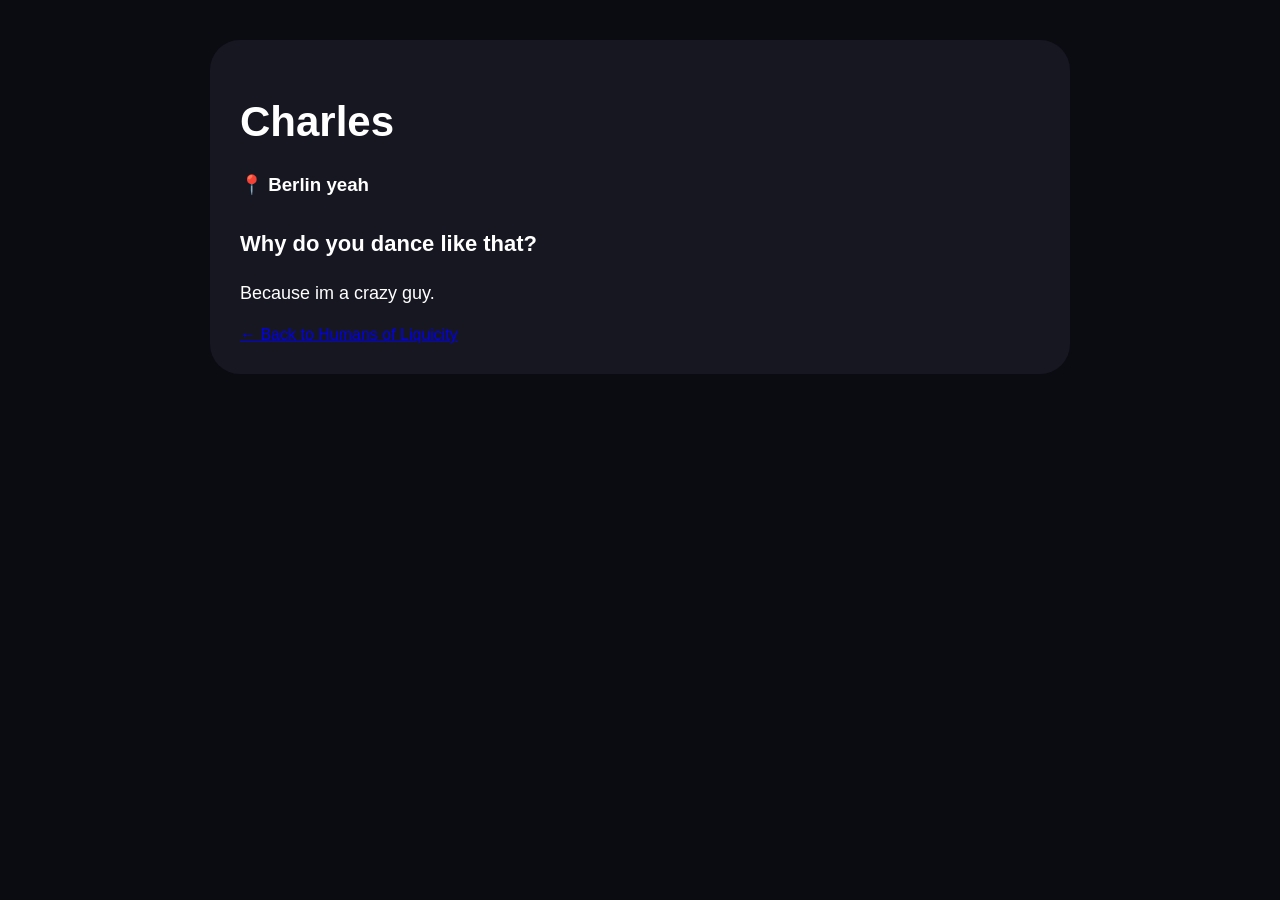
<file: people/charles/index.html>
<!DOCTYPE html>
<html>
<head>
<title>Charles - Humans of Liquicity</title>
<link rel='stylesheet' href='../../assets/style.css'>
<meta name='viewport' content='width=device-width, initial-scale=1'>
</head>
<body>
<div class='profile'>
<h1>Charles</h1>
<h3>📍 Berlin yeah</h3>
<div class='answer'><h3>Why do you dance like that?</h3><p>Because im a crazy guy.</p></div>
<a href='../../'>← Back to Humans of Liquicity</a>
</div>
</body>
</html>
</file>
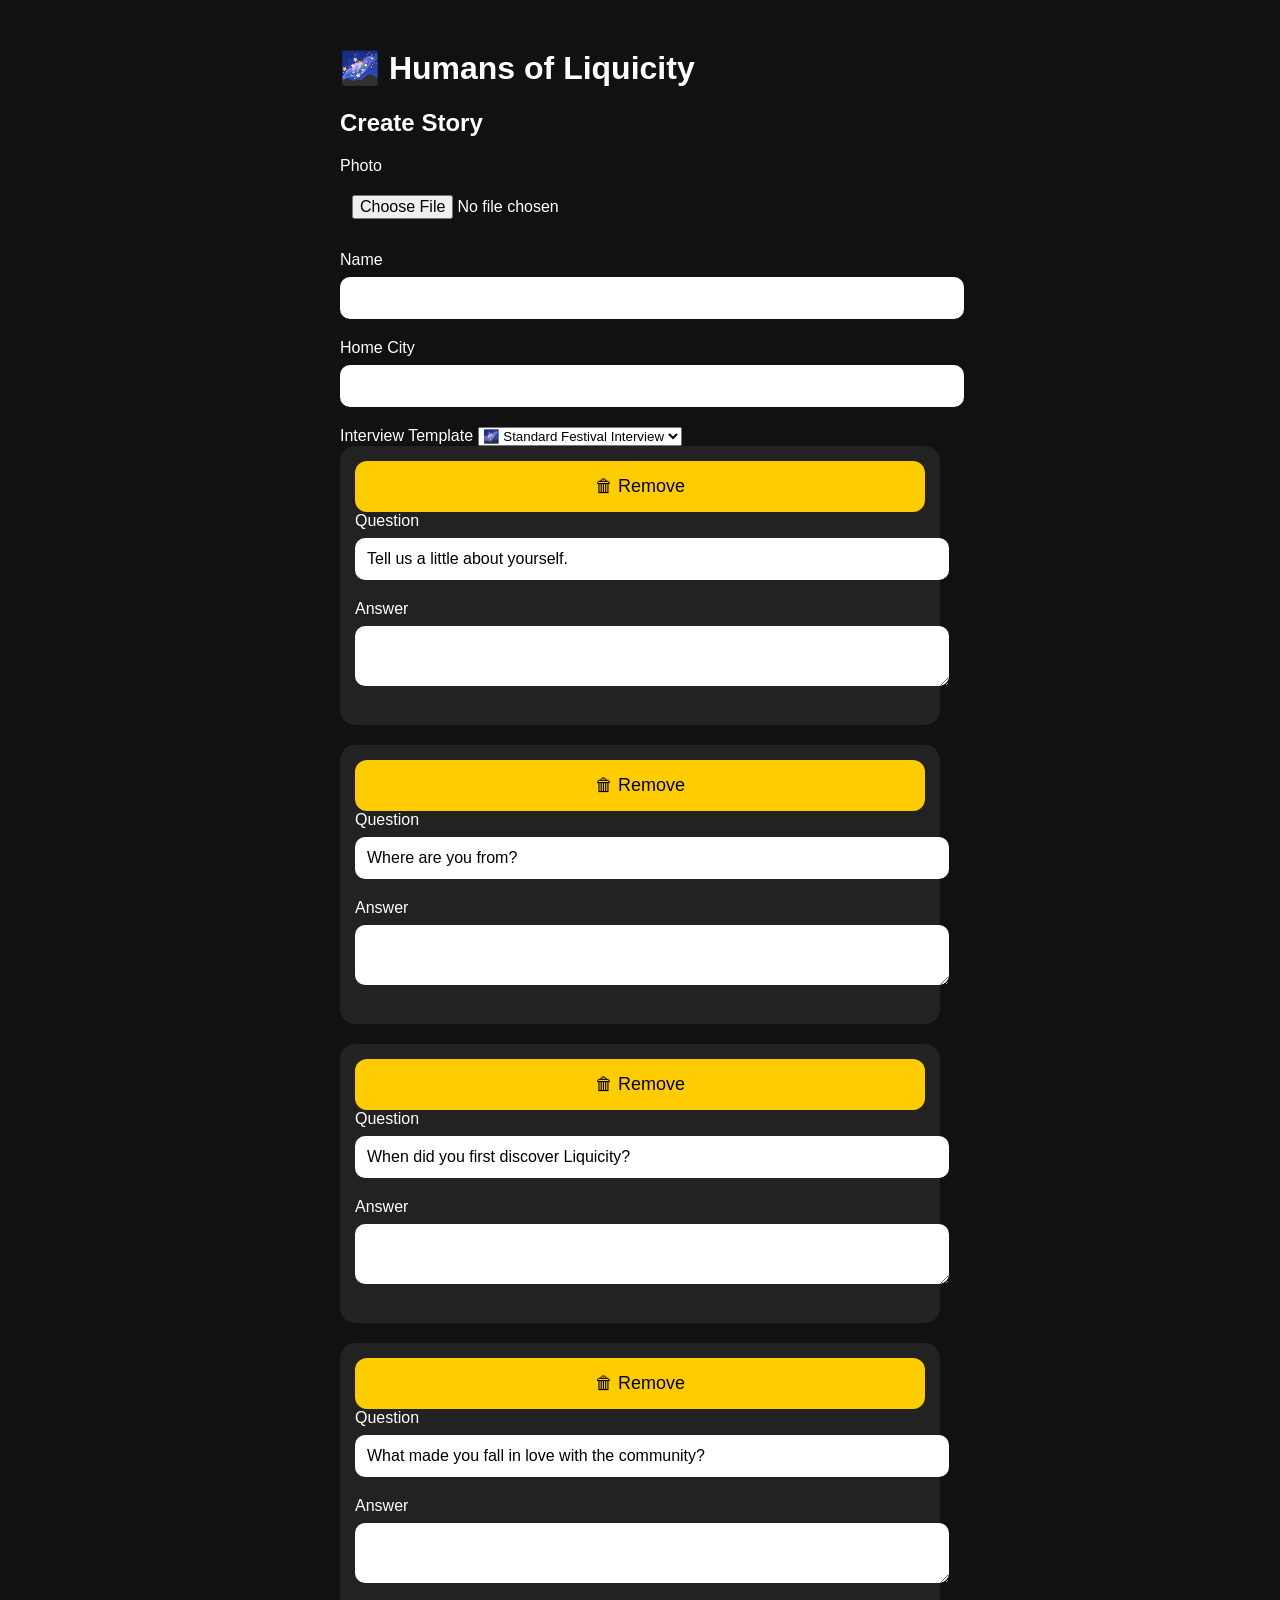
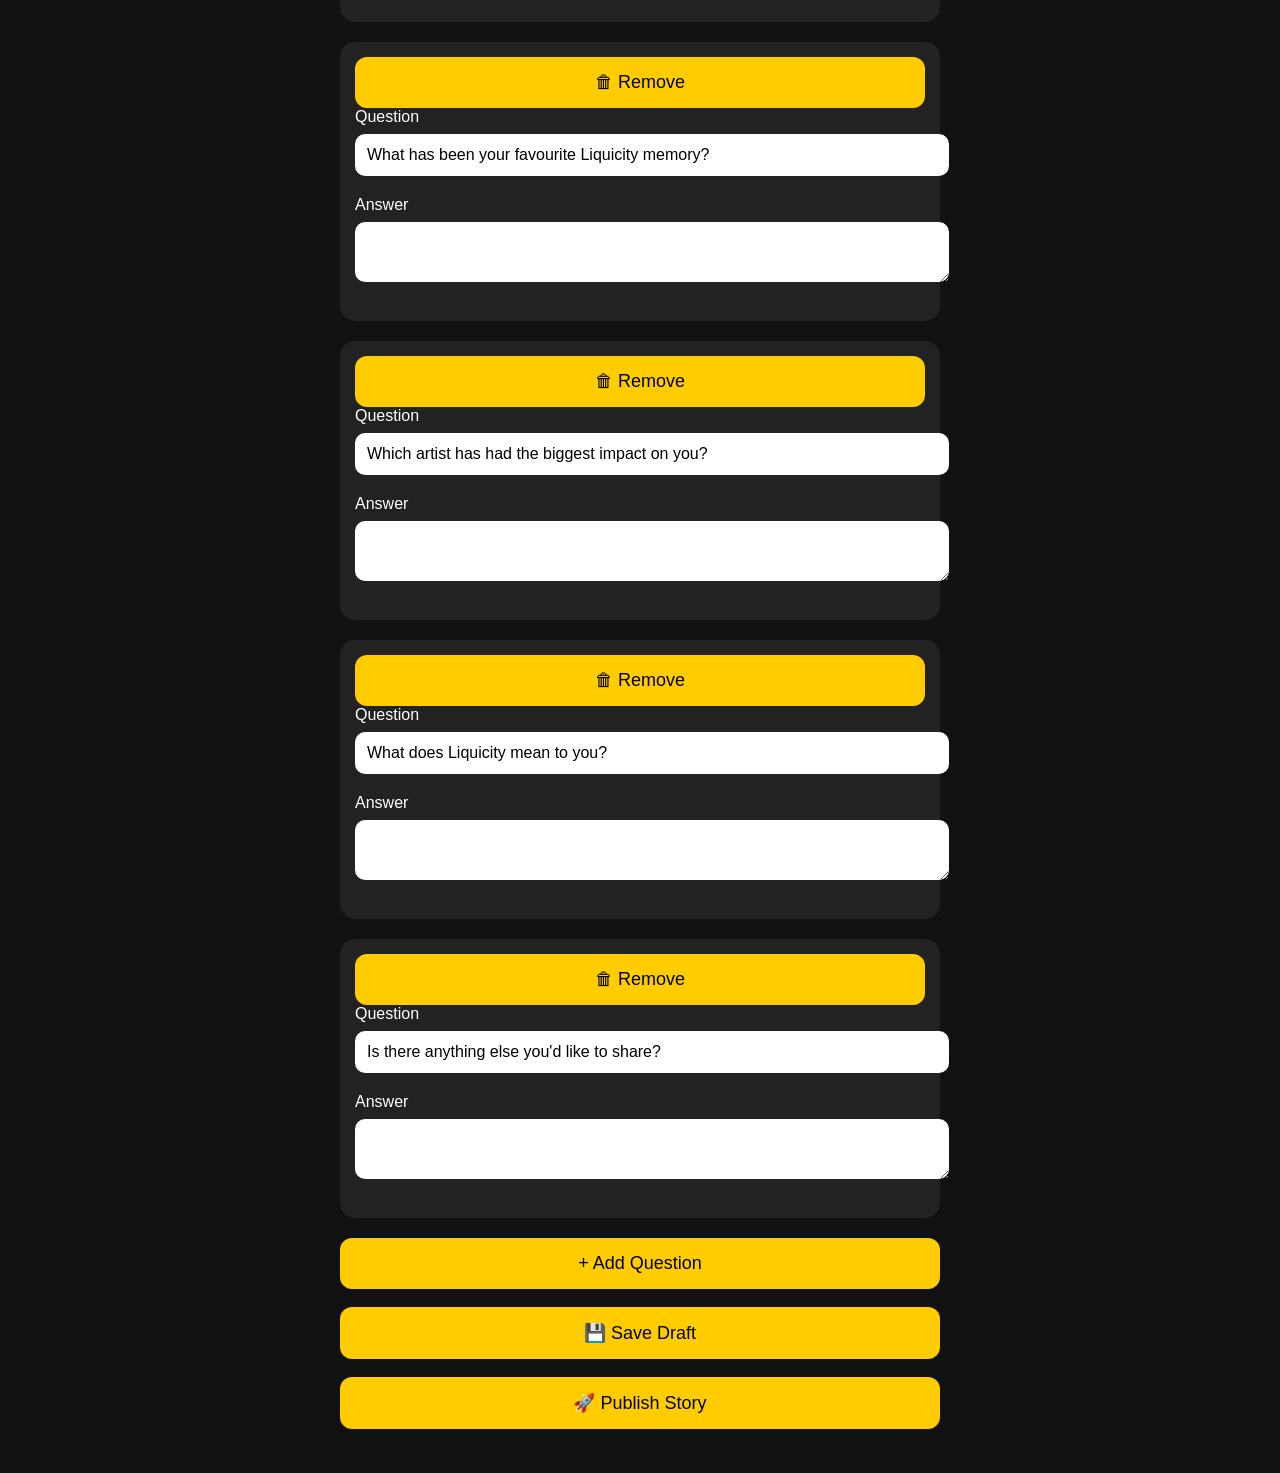
<file: create.html>
<!DOCTYPE html>
<html>

<head>

<title>Create Humans of Liquicity Story</title>

<meta name="viewport" content="width=device-width, initial-scale=1">

<style>

body {
    font-family: Arial, sans-serif;
    background:#111;
    color:white;
    padding:20px;
}

.container {
    max-width:600px;
    margin:auto;
}

input, textarea {
    width:100%;
    padding:12px;
    margin:8px 0 20px 0;
    border-radius:10px;
    border:0;
    font-size:16px;
}

button {

    width:100%;
    padding:15px;
    border-radius:12px;
    border:0;
    font-size:18px;
    background:#ffcc00;
    cursor:pointer;

}


.question {

    background:#222;
    padding:15px;
    border-radius:15px;
    margin-bottom:20px;

}


img {

    width:100%;
    border-radius:20px;
    margin-bottom:20px;

}

</style>

</head>


<body>


<div class="container">


<h1>🌌 Humans of Liquicity</h1>

<h2>Create Story</h2>


<label>Photo</label>

<input
type="file"
id="photo"
accept="image/*,.jpg,.jpeg,.png,.heic">


<img id="preview" style="display:none;">



<label>Name</label>

<input id="name">



<label>Home City</label>

<input id="city">

<label>Interview Template</label>

<select id="template" onchange="loadTemplate()">

<option value="standard">
🌌 Standard Festival Interview
</option>

<option value="artist">
🎤 Artist Interview
</option>

<option value="crew">
🤝 Crew Interview
</option>

<option value="volunteer">
🙌 Volunteer Interview
</option>

<option value="blank">
⬜ Blank Interview
</option>

</select>

<div id="questions"></div>

<button onclick="addQuestion()">
+ Add Question
</button>

<br><br>

<button onclick="saveDraft()">
💾 Save Draft
</button>

<br><br>

<button onclick="publish()">
🚀 Publish Story
</button>


<div id="status"></div>


</div>


<script>

    const CLOUD_NAME = "fpktjto6";

const UPLOAD_PRESET = "humans";

const CLOUD_FOLDER = "humans-of-liquicity";


const templates = {

standard: [
"Tell us a little about yourself.",
"Where are you from?",
"When did you first discover Liquicity?",
"What made you fall in love with the community?",
"What has been your favourite Liquicity memory?",
"Which artist has had the biggest impact on you?",
"What does Liquicity mean to you?",
"Is there anything else you'd like to share?"
],


artist: [
"Tell us about yourself.",
"How did your musical journey begin?",
"When did you first become involved with Liquicity?",
"What does playing Liquicity mean to you?",
"Which track are you most proud of?",
"What inspires your music?",
"What would you like to say to the Liquicity community?"
],


crew: [
"Tell us about yourself.",
"What is your role within Liquicity?",
"How long have you been part of the team?",
"What happens behind the scenes that people don't see?",
"What has been your favourite moment working with Liquicity?",
"What makes the community special?"
],


volunteer: [
"Tell us about yourself.",
"How did you get involved with Liquicity?",
"What is your favourite part of volunteering?",
"What is your favourite festival memory?",
"Why do you keep coming back?"
],


blank: []

};



function loadTemplate(){

const selected =
document.getElementById("template").value;


const questions =
document.getElementById("questions");


questions.innerHTML="";


templates[selected].forEach(q=>{

addQuestion(q);

});

}





function addQuestion(questionText=""){

let div=document.createElement("div");

div.className="question";


div.innerHTML=`

<button
type="button"
class="remove-question"
onclick="removeQuestion(this)">
🗑 Remove
</button>

<label>Question</label>

<input class="q" value="${questionText}">

<label>Answer</label>

<textarea class="a"></textarea>

`;


document
.getElementById("questions")
.appendChild(div);

updateRemoveButtons();

}



function removeQuestion(button){

button.parentElement.remove();

updateRemoveButtons();

}



function updateRemoveButtons(){

const buttons =
document.querySelectorAll(".remove-question");

buttons.forEach(btn=>btn.style.display="inline-block");

if(buttons.length===1){

buttons[0].style.display="none";

}

}

window.onload=function(){

loadTemplate();

restoreDraft();

};

// --------------------------
// Photo preview
// --------------------------

document
.getElementById("photo")
.addEventListener(
"change",
function(e){

const file=e.target.files[0];

if(file){

const reader=new FileReader();

reader.onload=function(){

const img =
document.getElementById("preview");

img.src=reader.result;

img.style.display="block";

}

reader.readAsDataURL(file);

}

});




// --------------------------
// Cloudinary upload
// --------------------------

async function uploadImage(){


const file =
document
.getElementById("photo")
.files[0];


if(!file){

return "";

}



document
.getElementById("status")
.innerHTML =
"Uploading photo... ☁️";



const formData =
new FormData();


formData.append(
"file",
file
);


formData.append(
"upload_preset",
UPLOAD_PRESET
);


formData.append(
"folder",
CLOUD_FOLDER
);



const response =
await fetch(

"https://api.cloudinary.com/v1_1/"
+
CLOUD_NAME
+
"/image/upload",

{

method:"POST",

body:formData

}

);



const data =
await response.json();



if(!data.secure_url){

throw new Error(
"Cloudinary upload failed"
);

}


return data.secure_url;


}






// --------------------------
// Save draft
// --------------------------

function saveDraft(){


const draft = {


name:
document.getElementById("name").value,


city:
document.getElementById("city").value,


template:
document.getElementById("template").value,


questions:
[...document.querySelectorAll(".question")]
.map(q=>({

question:
q.querySelector(".q").value,


answer:
q.querySelector(".a").value

}))


};



localStorage.setItem(
"liquicity_draft",
JSON.stringify(draft)
);


document
.getElementById("status")
.innerHTML =
"Draft saved 💾";


}






// --------------------------
// Restore draft
// --------------------------

function restoreDraft(){


const saved =
localStorage.getItem(
"liquicity_draft"
);


if(!saved){

return;

}


const draft =
JSON.parse(saved);



document
.getElementById("name")
.value =
draft.name || "";



document
.getElementById("city")
.value =
draft.city || "";



document
.getElementById("template")
.value =
draft.template || "standard";



loadTemplate();



const boxes =
document.querySelectorAll(".question");



draft.questions.forEach((q,i)=>{


if(boxes[i]){

boxes[i]
.querySelector(".a")
.value =
q.answer;

}

});


}

// --------------------------
// Publish Story to GitHub
// --------------------------

async function publish(){


try {


const imageURL =
await uploadImage();



let githubToken =
localStorage.getItem(
"github_token"
);



if(!githubToken){


githubToken =
prompt(
"Enter GitHub token"
);


if(!githubToken){

return;

}


localStorage.setItem(
"github_token",
githubToken
);


}




const name =
document
.getElementById("name")
.value;


const city =
document
.getElementById("city")
.value;




let body =

`### Your Name

${name}

### Your Home City

${city}

`;





document
.querySelectorAll(".question")
.forEach(q=>{


const question =
q.querySelector(".q").value;


const answer =
q.querySelector(".a").value;



if(question.trim()){


body +=

`

### ${question}

${answer}

`;

}


});





body +=

`

### Upload Image Link

${imageURL}

`;





document
.getElementById("status")
.innerHTML =
"Publishing story... 🚀";






const response =
await fetch(

"https://api.github.com/repos/wc82/humans-of-liquicity/issues",

{

method:"POST",

headers:{

"Authorization":
"Bearer " + githubToken,

"Accept":
"application/vnd.github+json"

},


body:JSON.stringify({

title:name,

body:body,

labels:[

"human-story"

]

})


}

);





if(response.ok){


document
.getElementById("status")
.innerHTML =
"Story published successfully 🎉";


localStorage.removeItem(
"liquicity_draft"
);


}

else {


const error =
await response.text();


alert(
"GitHub error:\n"
+
error
);


}



}


catch(error){


alert(
"Error:\n"
+
error.message
);


}


}

</script>


</body>

</html>
</file>
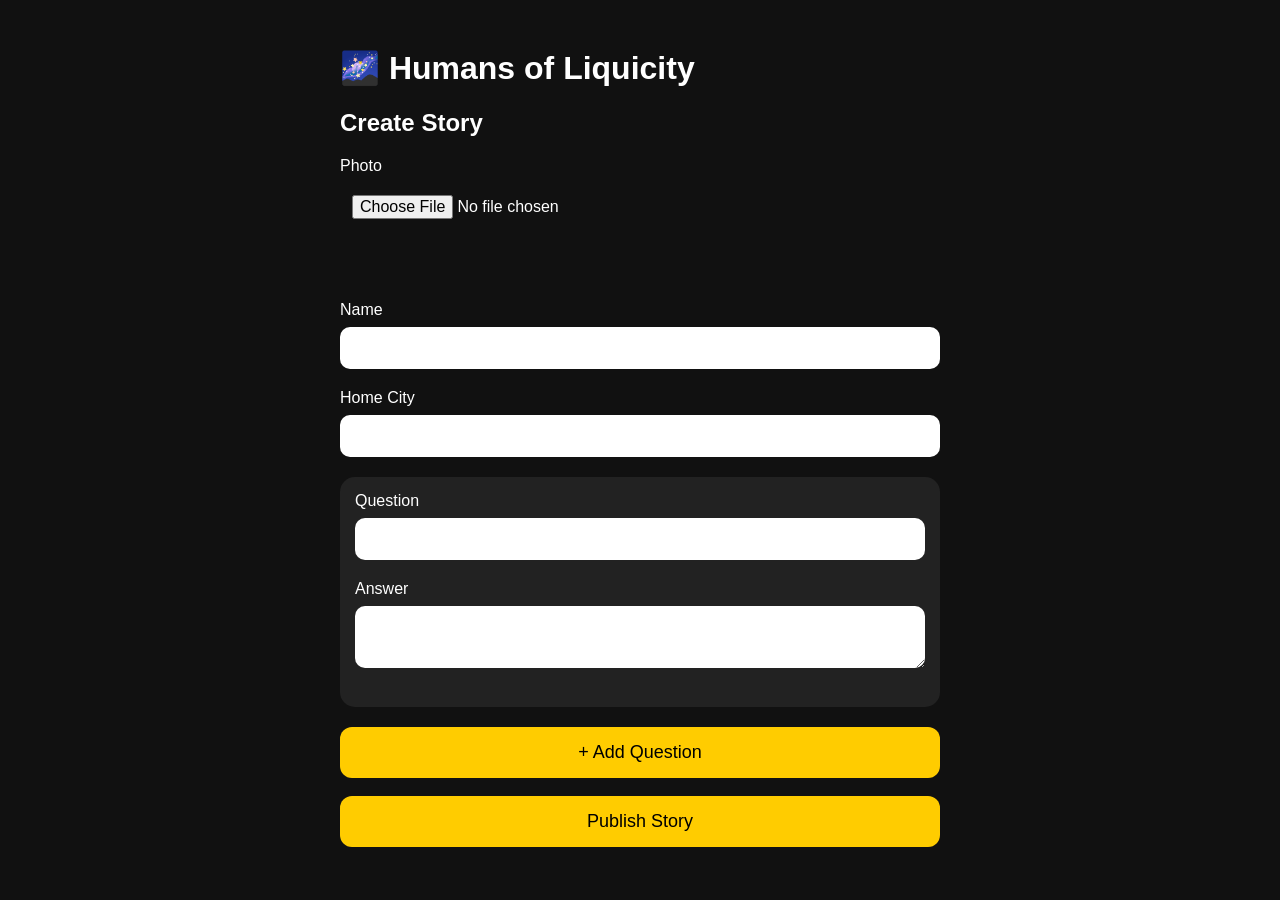
<file: admin/create.html>
<!DOCTYPE html>
<html>

<head>

<title>Create Humans of Liquicity Story</title>

<meta name="viewport" content="width=device-width, initial-scale=1">

<style>

body {
    font-family: Arial, sans-serif;
    background:#111;
    color:white;
    padding:20px;
}

.container {
    max-width:600px;
    margin:auto;
}

input, textarea {
    width:100%;
    padding:12px;
    margin:8px 0 20px;
    border-radius:10px;
    border:0;
    font-size:16px;
    box-sizing:border-box;
}

button {
    width:100%;
    padding:15px;
    border-radius:12px;
    border:0;
    font-size:18px;
    background:#ffcc00;
    cursor:pointer;
}

.question {
    background:#222;
    padding:15px;
    border-radius:15px;
    margin-bottom:20px;
}

img {
    width:100%;
    border-radius:20px;
    margin-bottom:20px;
}

#status {
    margin:15px 0;
    padding:10px;
}

</style>

</head>


<body>

<div class="container">


<h1>🌌 Humans of Liquicity</h1>

<h2>Create Story</h2>


<label>Photo</label>

<input 
type="file"
id="photo"
accept="image/*"
capture="environment">


<img id="preview" style="display:none;">


<div id="status"></div>



<label>Name</label>

<input id="name">



<label>Home City</label>

<input id="city">



<div id="questions">

<div class="question">

<label>Question</label>

<input class="q">


<label>Answer</label>

<textarea class="a"></textarea>

</div>

</div>



<button onclick="addQuestion()">
+ Add Question
</button>


<br><br>


<button onclick="publish()">
Publish Story
</button>


</div>



<script>


// Cloudinary settings

const CLOUD_NAME = "fpktjto6";

const UPLOAD_PRESET = "humans";

const CLOUD_FOLDER = "humans-of-liquicity";



let uploadedImage = "";




// Preview photo

document
.getElementById("photo")
.addEventListener(
"change",
function(e){

const file=e.target.files[0];

if(file){

const reader=new FileReader();

reader.onload=function(){

let img=document.getElementById("preview");

img.src=reader.result;

img.style.display="block";

}

reader.readAsDataURL(file);

}

});





function addQuestion(){

let div=document.createElement("div");

div.className="question";


div.innerHTML=`

<label>Question</label>

<input class="q">


<label>Answer</label>

<textarea class="a"></textarea>

`;


document
.getElementById("questions")
.appendChild(div);

}




async function uploadImage(){


const file =
document
.getElementById("photo")
.files[0];


if(!file){

return "";

}


document
.getElementById("status")
.innerHTML =
"Uploading photo... ☁️";



const formData =
new FormData();


formData.append(
"file",
file
);


formData.append(
"upload_preset",
UPLOAD_PRESET
);


formData.append(
"folder",
CLOUD_FOLDER
);



const response =
await fetch(

"https://api.cloudinary.com/v1_1/"
+
CLOUD_NAME
+
"/image/upload",

{

method:"POST",

body:formData

}

);



const data =
await response.json();



if(!data.secure_url){

throw new Error(
"Cloudinary upload failed"
);

}



uploadedImage =
data.secure_url;



return uploadedImage;


}





async function publish(){



try {



let imageURL =
await uploadImage();



const token =
localStorage.getItem(
"github_token"
);



let githubToken = token;



if(!githubToken){


githubToken =
prompt(
"Enter GitHub token"
);


if(!githubToken){

return;

}


localStorage.setItem(
"github_token",
githubToken
);


}




const name =
document
.getElementById("name")
.value;



const city =
document
.getElementById("city")
.value;



let body =

`### Your Name

${name}

### Your Home City

${city}

`;





document
.querySelectorAll(".question")
.forEach(q=>{


const question =
q.querySelector(".q")
.value;


const answer =
q.querySelector(".a")
.value;



if(question){


body +=

`

### ${question}

${answer}

`;

}


});





body +=

`

### Upload Image Link

${imageURL}

`;





document
.getElementById("status")
.innerHTML =
"Creating story... 🚀";




const response =
await fetch(

"https://api.github.com/repos/wc82/humans-of-liquicity/issues",

{

method:"POST",

headers:{

"Authorization":
"Bearer " + githubToken,

"Accept":
"application/vnd.github+json"

},


body:JSON.stringify({

title:name,

body:body,

labels:[

"human-story"

]

})

}

);





if(response.ok){


document
.getElementById("status")
.innerHTML =
"Story published successfully 🎉";


}


else {


const error =
await response.text();


alert(
"GitHub error:\n"
+
error
);


}



}


catch(error){


alert(
"Error:\n"
+
error.message
);


}



}



</script>


</body>

</html>
</file>
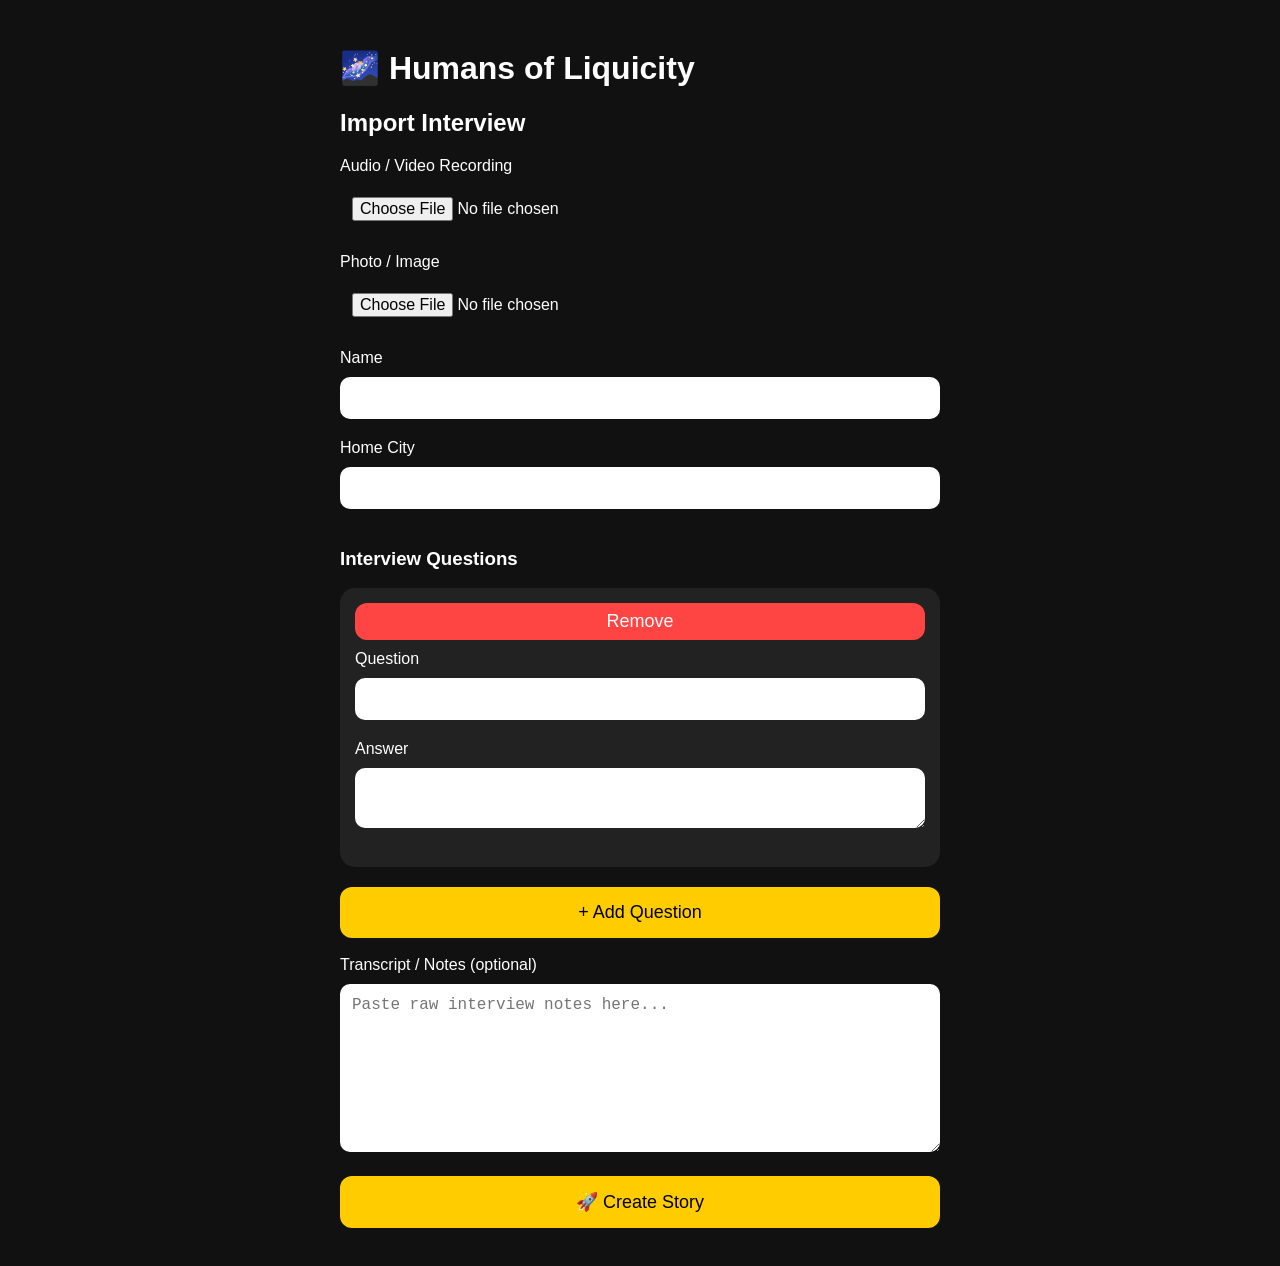
<file: admin/Import.html>
<!DOCTYPE html>
<html>

<head>

<title>Import Humans of Liquicity Interview</title>

<meta name="viewport" content="width=device-width, initial-scale=1">

<style>

body {
    font-family: Arial, sans-serif;
    background:#111;
    color:white;
    padding:20px;
}

.container {
    max-width:600px;
    margin:auto;
}

input, textarea {

    width:100%;
    padding:12px;
    margin:10px 0 20px;

    border-radius:10px;
    border:0;

    font-size:16px;

    box-sizing:border-box;

}

button {

    width:100%;
    padding:15px;

    background:#ffcc00;

    border:0;

    border-radius:12px;

    font-size:18px;

    cursor:pointer;

}

.question {

    background:#222;

    padding:15px;

    border-radius:15px;

    margin-bottom:20px;

}

.remove {

    background:#ff4444;

    color:white;

    padding:8px;

    margin-bottom:10px;

}


</style>

</head>


<body>


<div class="container">


<h1>🌌 Humans of Liquicity</h1>

<h2>Import Interview</h2>


<label>
Audio / Video Recording
</label>

<input
type="file"
accept="audio/*,video/*">



<label>
Photo / Image
</label>

<input
type="file"
accept="image/*">



<label>
Name
</label>

<input id="name">



<label>
Home City
</label>

<input id="city">



<h3>Interview Questions</h3>


<div id="questions"></div>


<button onclick="addQuestion()">

+ Add Question

</button>


<br><br>


<label>
Transcript / Notes (optional)
</label>

<textarea
id="notes"
rows="8"
placeholder="Paste raw interview notes here...">
</textarea>



<button onclick="publish()">

🚀 Create Story

</button>



<div id="status"></div>


</div>



<script>


function addQuestion(question="",answer=""){


const div =
document.createElement("div");


div.className="question";


div.innerHTML = `

<button class="remove" onclick="this.parentElement.remove()">
Remove
</button>


<label>
Question
</label>

<input class="q" value="${question}">


<label>
Answer
</label>

<textarea class="a">${answer}</textarea>

`;


document
.getElementById("questions")
.appendChild(div);


}




// start with one question

addQuestion();





async function publish(){


let token =
localStorage.getItem(
"github_token"
);



if(!token){


token =
prompt(
"Enter GitHub token"
);


if(!token){

return;

}


localStorage.setItem(
"github_token",
token
);


}



const name =
document
.getElementById("name")
.value;



const city =
document
.getElementById("city")
.value;



let body =

`### Your Name

${name}


### Your Home City

${city}

`;





document
.querySelectorAll(".question")
.forEach(q=>{


const question =
q.querySelector(".q").value;


const answer =
q.querySelector(".a").value;



if(question.trim()){


body +=

`

### ${question}

${answer}

`;

}


});




const notes =
document
.getElementById("notes")
.value;



if(notes.trim()){


body +=

`

### Additional Notes

${notes}

`;

}



body +=

`

### Upload Image Link


`;





document
.getElementById("status")
.innerHTML =
"Creating story... 🚀";




const response =
await fetch(

"https://api.github.com/repos/wc82/humans-of-liquicity/issues",

{

method:"POST",

headers:{

"Authorization":
"Bearer "+token,

"Accept":
"application/vnd.github+json"

},

body:JSON.stringify({

title:name,

body:body,

labels:[

"human-story"

]

})

}

);




if(response.ok){


document
.getElementById("status")
.innerHTML =
"Story created 🎉";


}

else {


alert(
await response.text()
);


}


}


</script>


</body>

</html>
</file>
<file: assets/style.css>
body {
    margin: 0;
    font-family: Arial, Helvetica, sans-serif;
    background: #0b0b12;
    color: white;
}


/* Header */

header {
    text-align: center;
    padding: 60px 20px 40px;
}


header h1 {
    font-size: 48px;
    margin-bottom: 10px;
}


header p {
    font-size: 20px;
    opacity: 0.8;
}



/* Gallery */

.gallery {

    display: grid;

    grid-template-columns: repeat(3, 1fr);

    gap: 30px;

    padding: 40px;

    max-width: 1400px;

    margin: auto;

}



/* Story cards */

.human-card {

    background: #171722;

    border-radius: 24px;

    overflow: hidden;

    transition: transform .25s ease;

    display: flex;

    flex-direction: column;

}



.human-card:hover {

    transform: translateY(-8px);

}



.human-card a {

    color: white;

    text-decoration: none;

    display: flex;

    flex-direction: column;

    height: 100%;

}



.human-image {

    width: 100%;

    aspect-ratio: 1 / 1;

    object-fit: cover;

    display: block;

}



/* Card content */

.card-content {

    padding: 20px 20px 30px;

    flex: 1;

    display: flex;

    flex-direction: column;

}



.card-content h2 {

    font-size: 28px;

    margin: 0 0 8px;

}



.card-content p {

    margin: 0 0 20px;

    opacity: .8;

}



.card-content span {

    margin-top: auto;

    display: inline-block;

    font-weight: bold;

    padding-top: 10px;

}



/* Profile pages */

.profile {

    max-width: 800px;

    margin: 40px auto;

    padding: 30px;

    background: #171722;

    border-radius: 30px;

}



.profile-image {

    width: 100%;

    max-height: 700px;

    object-fit: cover;

    border-radius: 25px;

}



.profile h1 {

    font-size: 42px;

}



.answer {

    margin-top: 35px;

}



.answer h3 {

    font-size: 22px;

}



.answer p {

    font-size: 18px;

    line-height: 1.6;

}



blockquote {

    font-size: 24px;

    font-style: italic;

    border-left: 4px solid white;

    padding-left: 20px;

}



/* Mobile */

@media(max-width:900px){


    .gallery {

        grid-template-columns: repeat(2,1fr);

        padding:20px;

    }


}



@media(max-width:600px){


    header h1 {

        font-size:34px;

    }


    header p {

        font-size:17px;

    }


    .gallery {

        grid-template-columns:1fr;

        padding:15px;

        gap:20px;

    }


    .human-card {

        border-radius:20px;

    }


    .card-content {

        padding:15px 15px 25px;

    }


    .card-content h2 {

        font-size:24px;

    }


    .profile {

        margin:15px;

        padding:20px;

        border-radius:20px;

    }


    .profile h1 {

        font-size:34px;

    }


}
</file>
